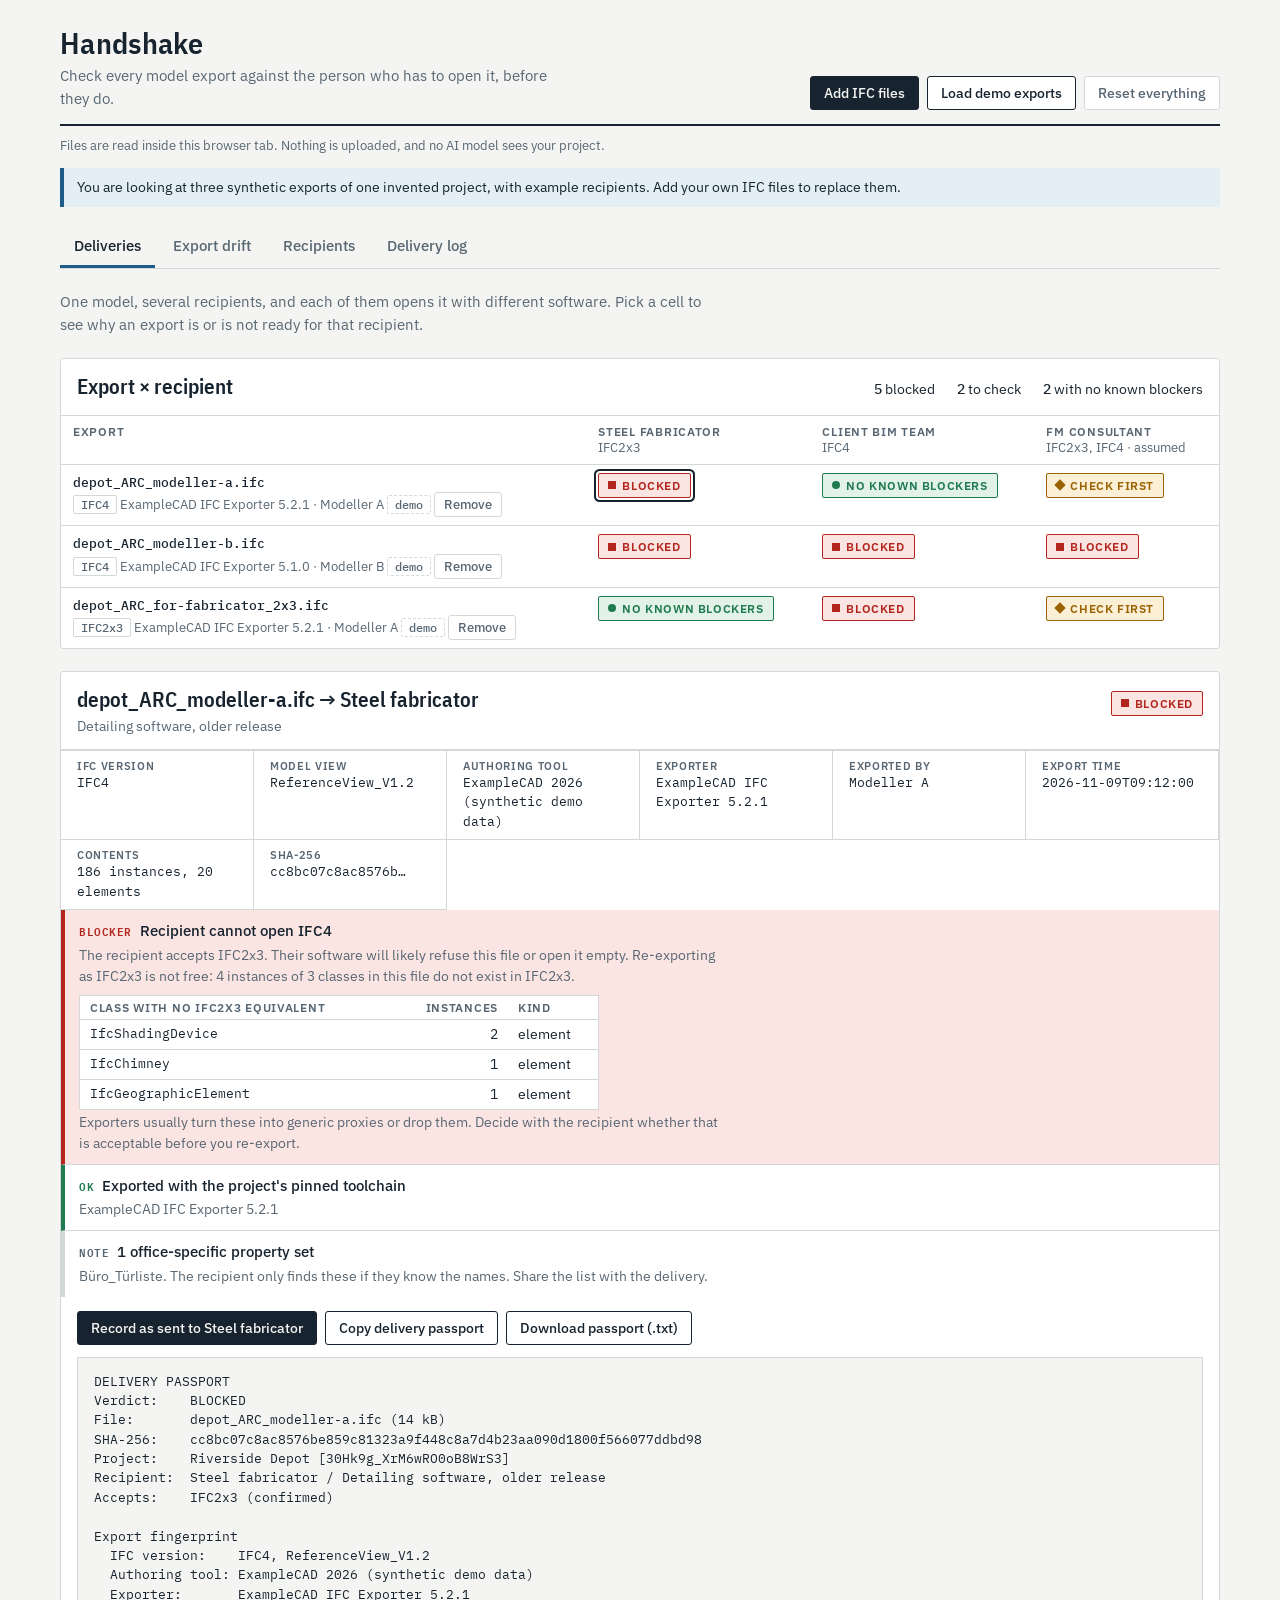
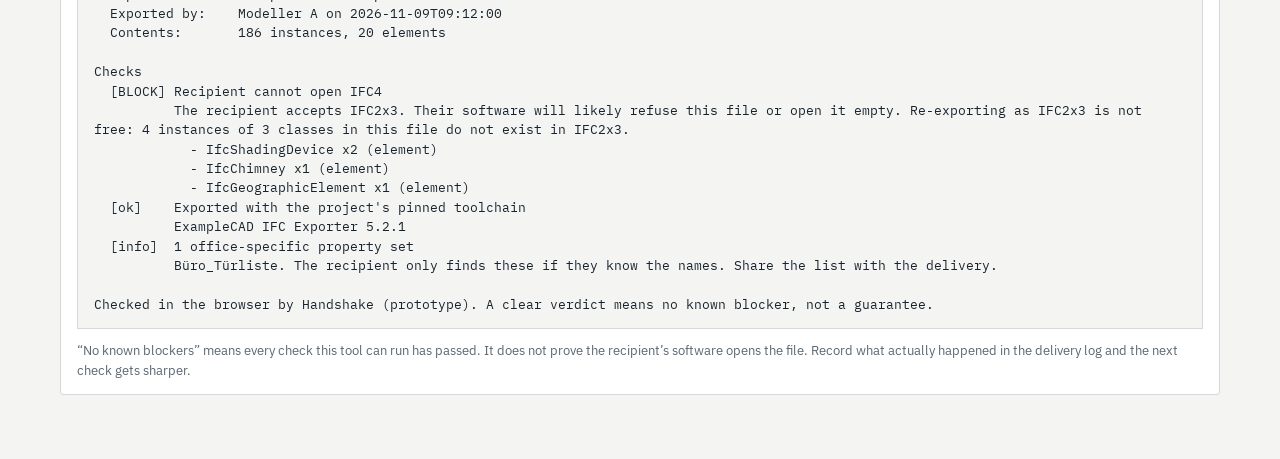
<file: handshake/index.html>
<!DOCTYPE html>
<html lang="en">
<head>
<meta charset="utf-8">
<meta name="viewport" content="width=device-width, initial-scale=1">
<title>Handshake Delivery Preflight</title>
<link rel="preconnect" href="https://fonts.googleapis.com">
<link rel="preconnect" href="https://fonts.gstatic.com" crossorigin>
<link href="https://fonts.googleapis.com/css2?family=IBM+Plex+Mono:wght@400;500&family=IBM+Plex+Sans+Condensed:wght@500;600&family=IBM+Plex+Sans:wght@400;500;600&display=swap" rel="stylesheet">
<link rel="stylesheet" href="styles.css">
</head>
<body>
<header class="masthead">
  <div class="brand">
    <h1>Handshake</h1>
    <p>Check every model export against the person who has to open it, before they do.</p>
  </div>
  <div class="actions">
    <label class="btn primary" for="file-input">Add IFC files</label>
    <input id="file-input" type="file" accept=".ifc" multiple class="visually-hidden">
    <button class="btn" id="demo-btn" type="button">Load demo exports</button>
    <button class="btn quiet" id="reset-btn" type="button">Reset everything</button>
  </div>
</header>

<p class="privacy" id="privacy">Files are read inside this browser tab. Nothing is uploaded, and no AI model sees your project.</p>
<div id="banner" class="banner" hidden></div>

<nav class="tabs" aria-label="Views">
  <a href="#deliveries" data-view="deliveries">Deliveries</a>
  <a href="#drift" data-view="drift">Export drift</a>
  <a href="#recipients" data-view="recipients">Recipients</a>
  <a href="#log" data-view="log">Delivery log</a>
</nav>

<main id="view" class="view"></main>

<div id="drop-veil" class="drop-veil" hidden><span>Drop IFC files to check them</span></div>
<div id="toast" class="toast" role="status" aria-live="polite" hidden></div>

<script src="schema-data.js"></script>
<script src="samples.js"></script>
<script src="ifc-lite.js"></script>
<script src="checks.js"></script>
<script src="app.js"></script>
</body>
</html>
</file>
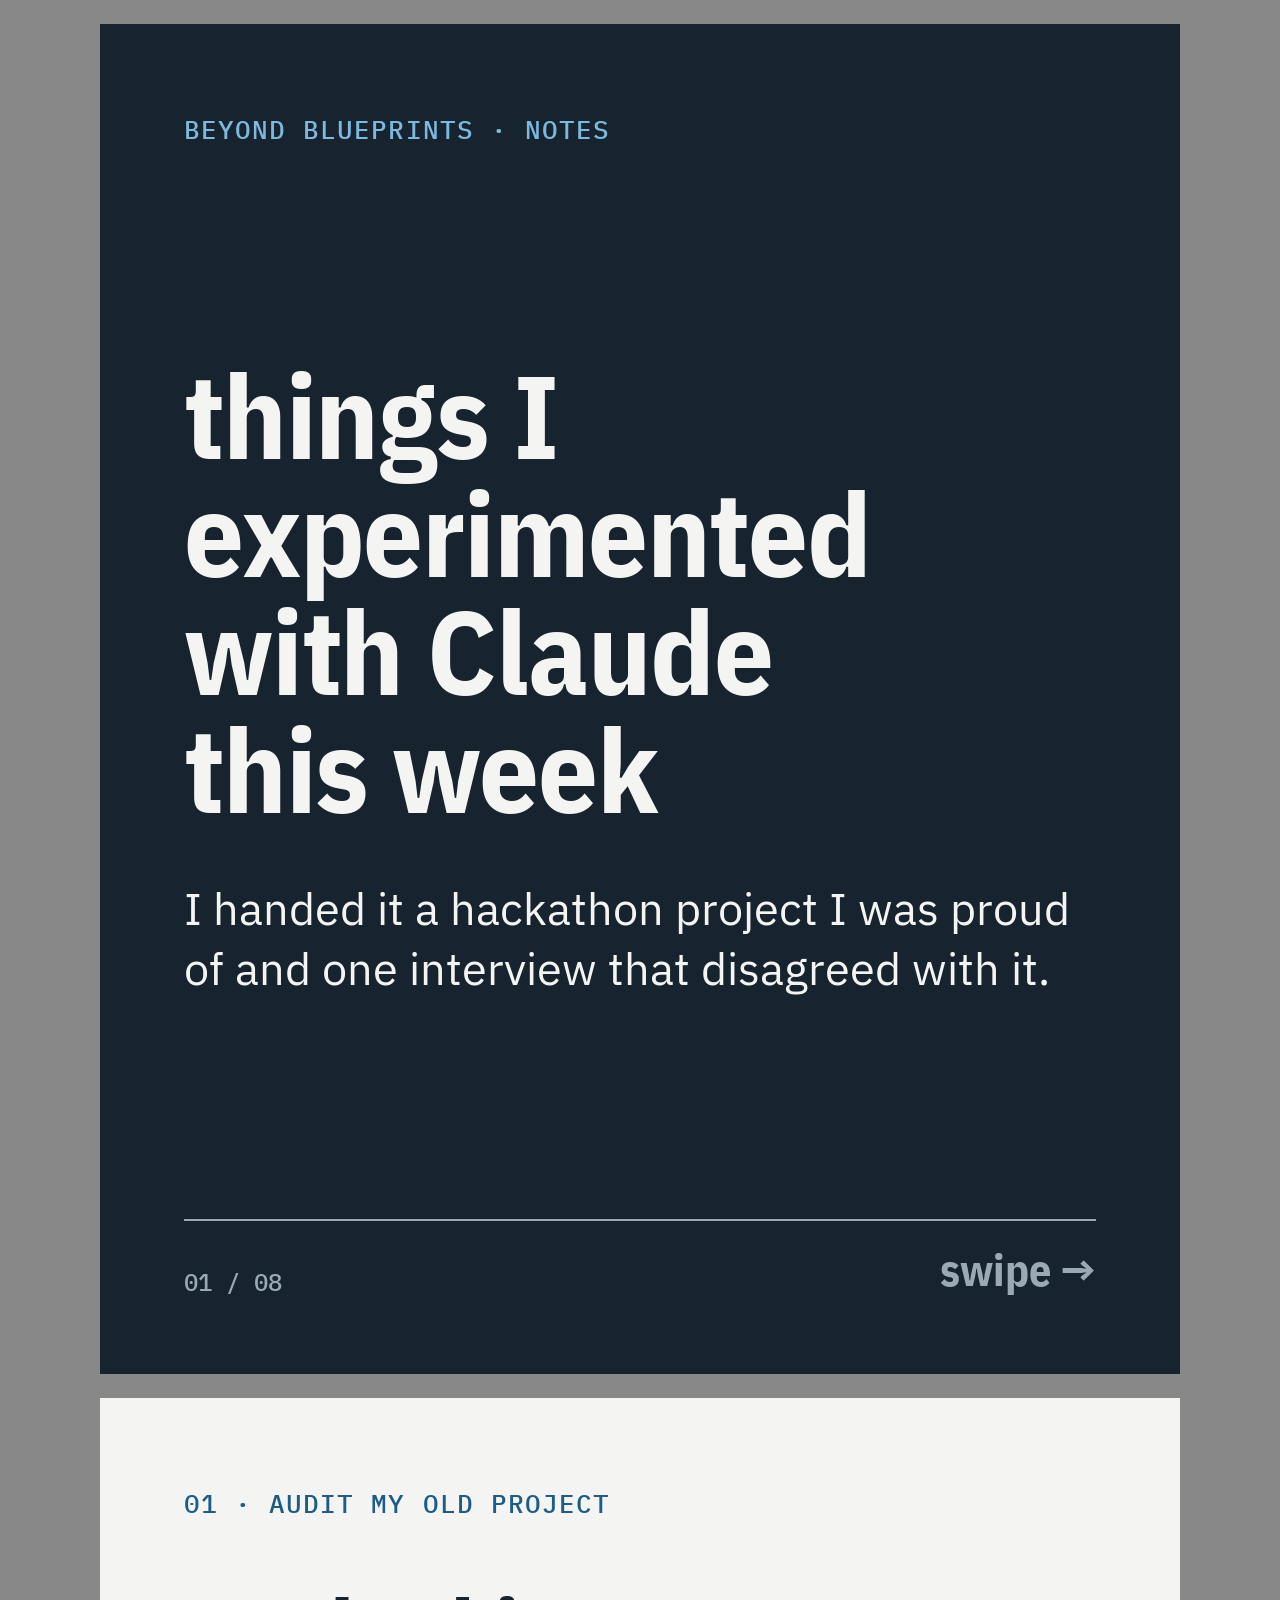
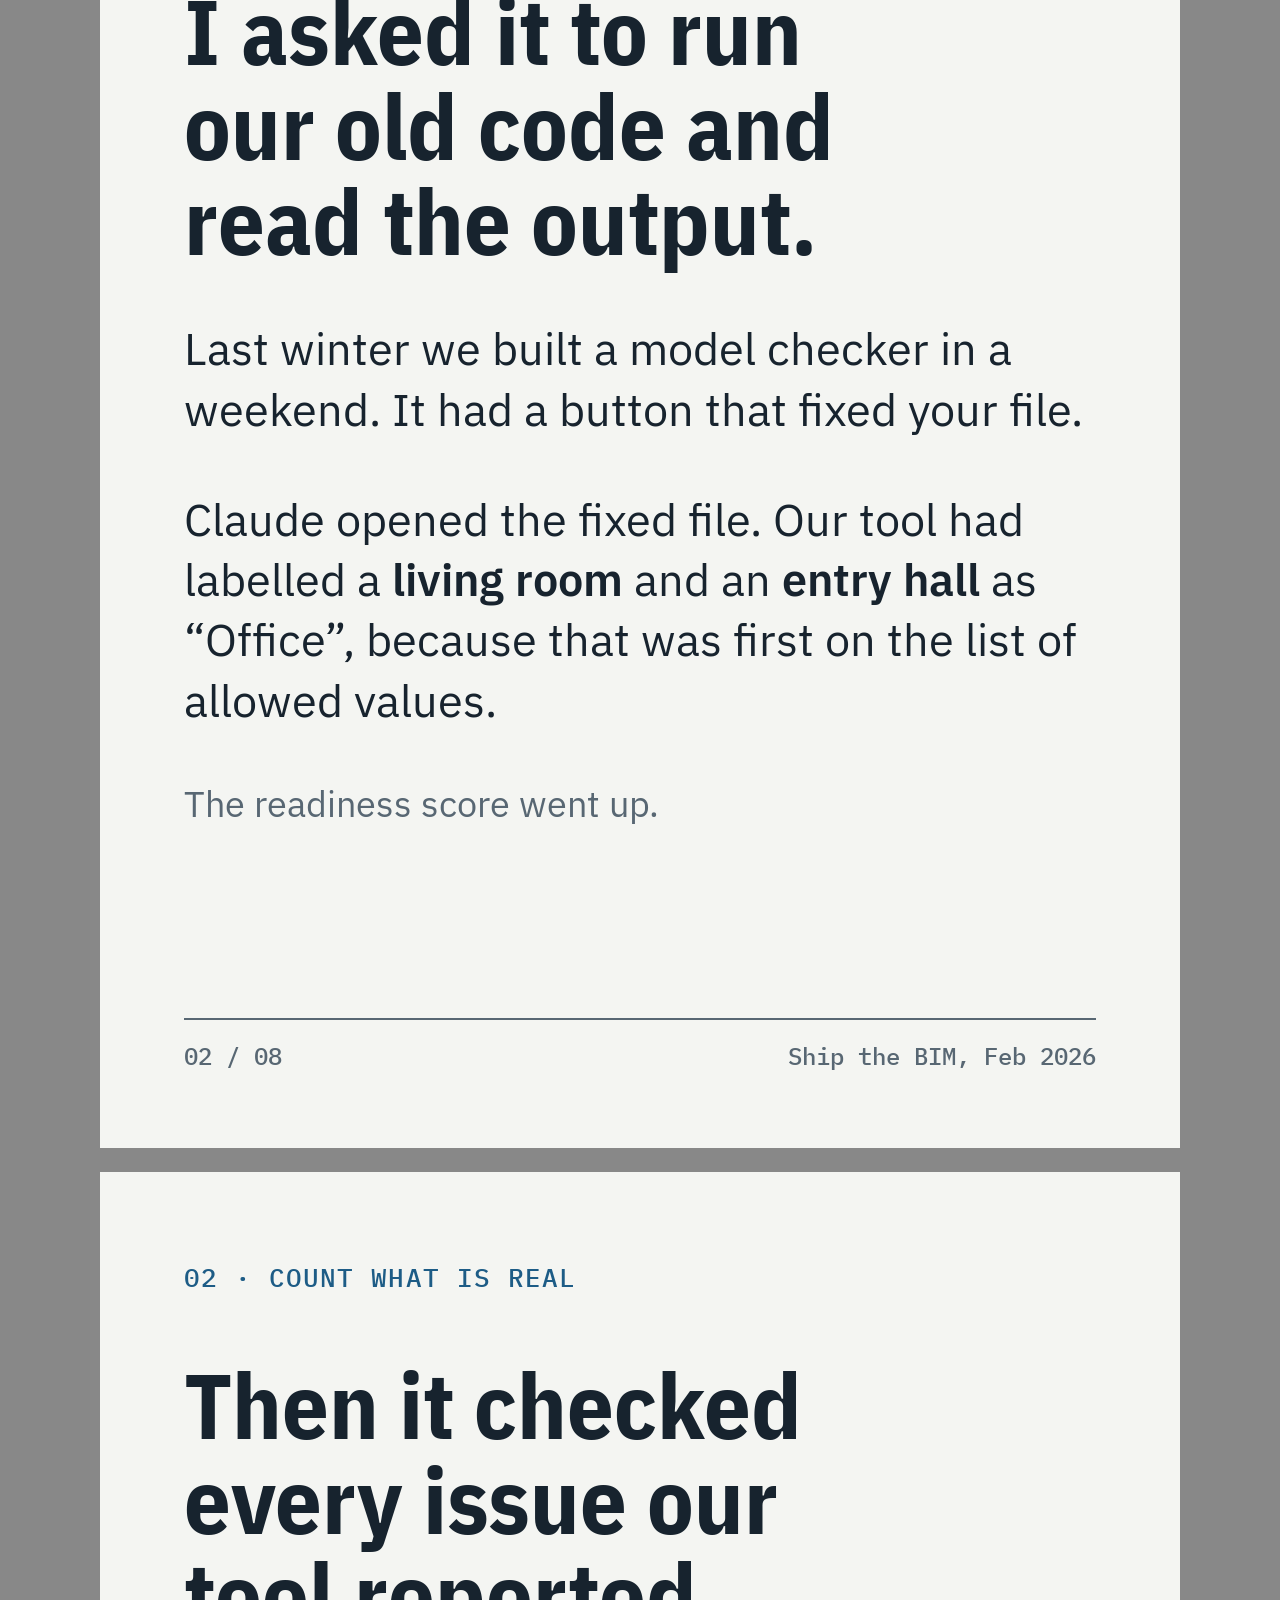
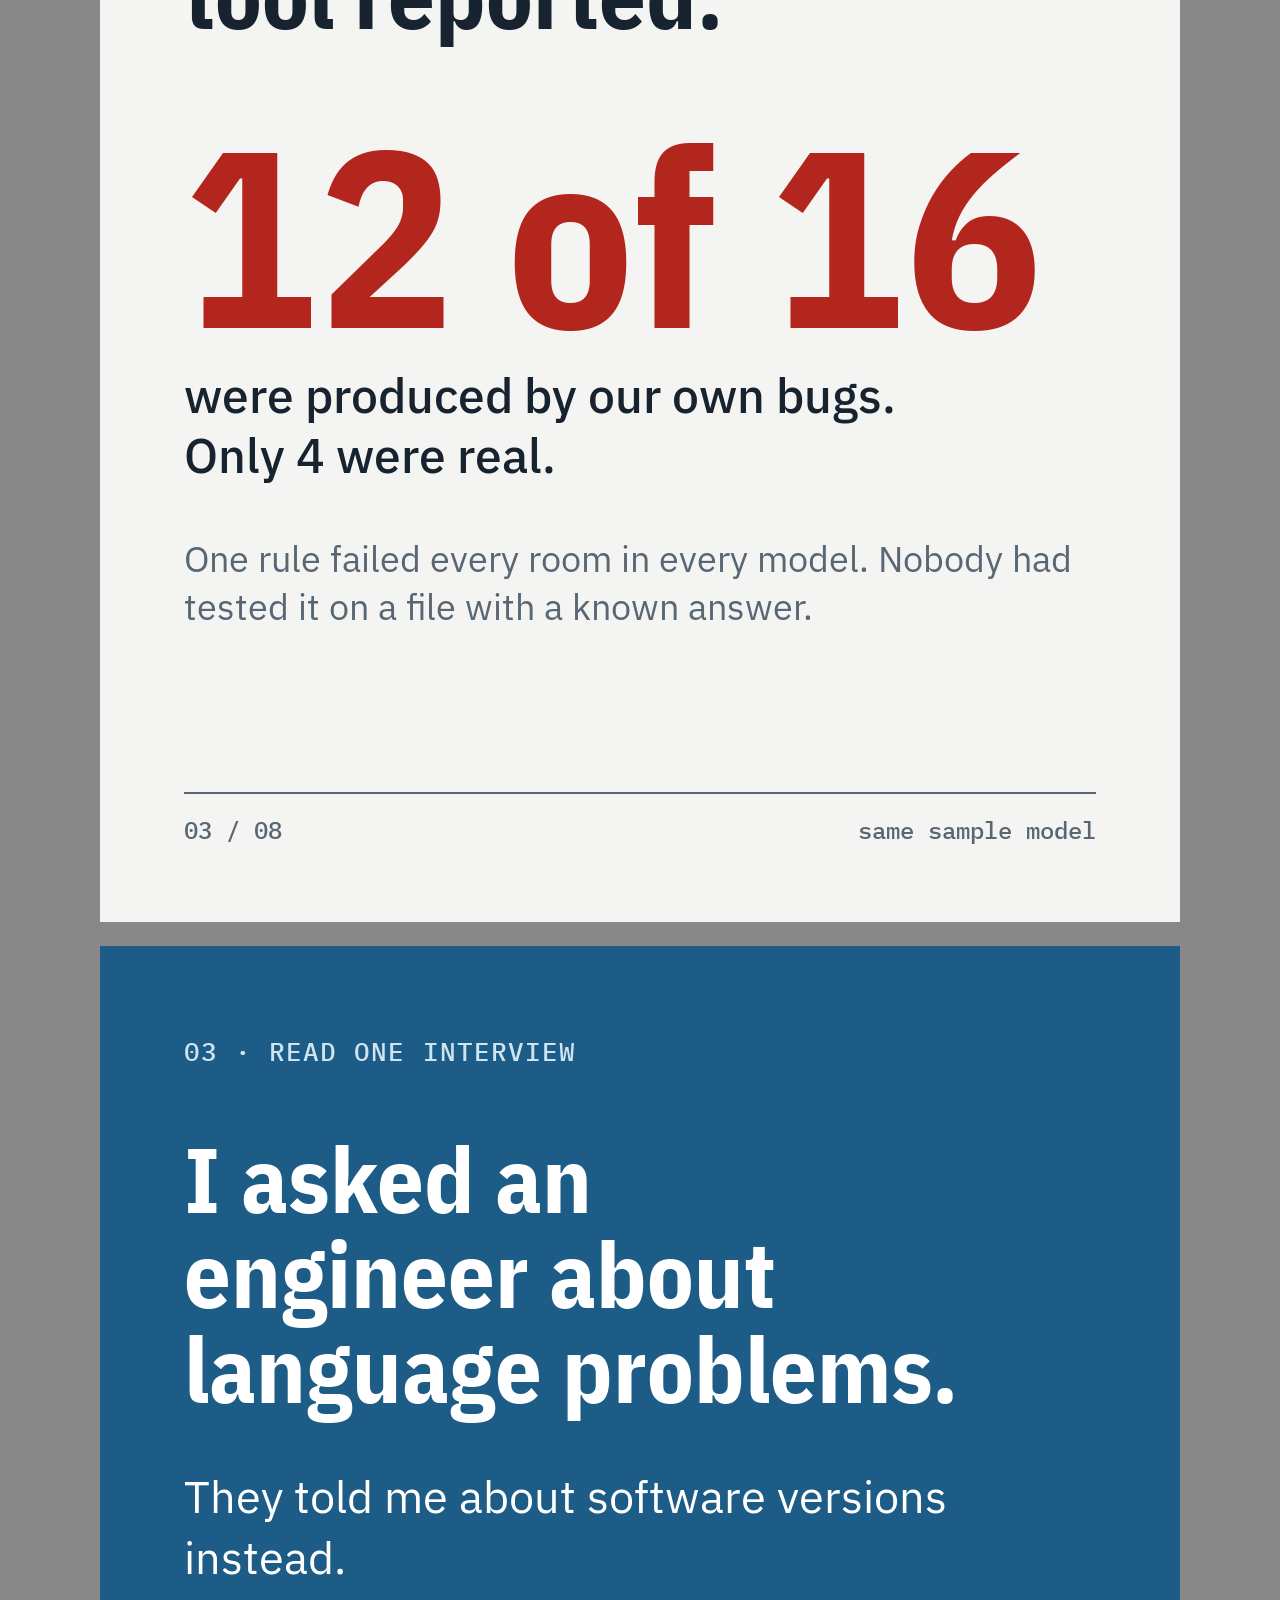
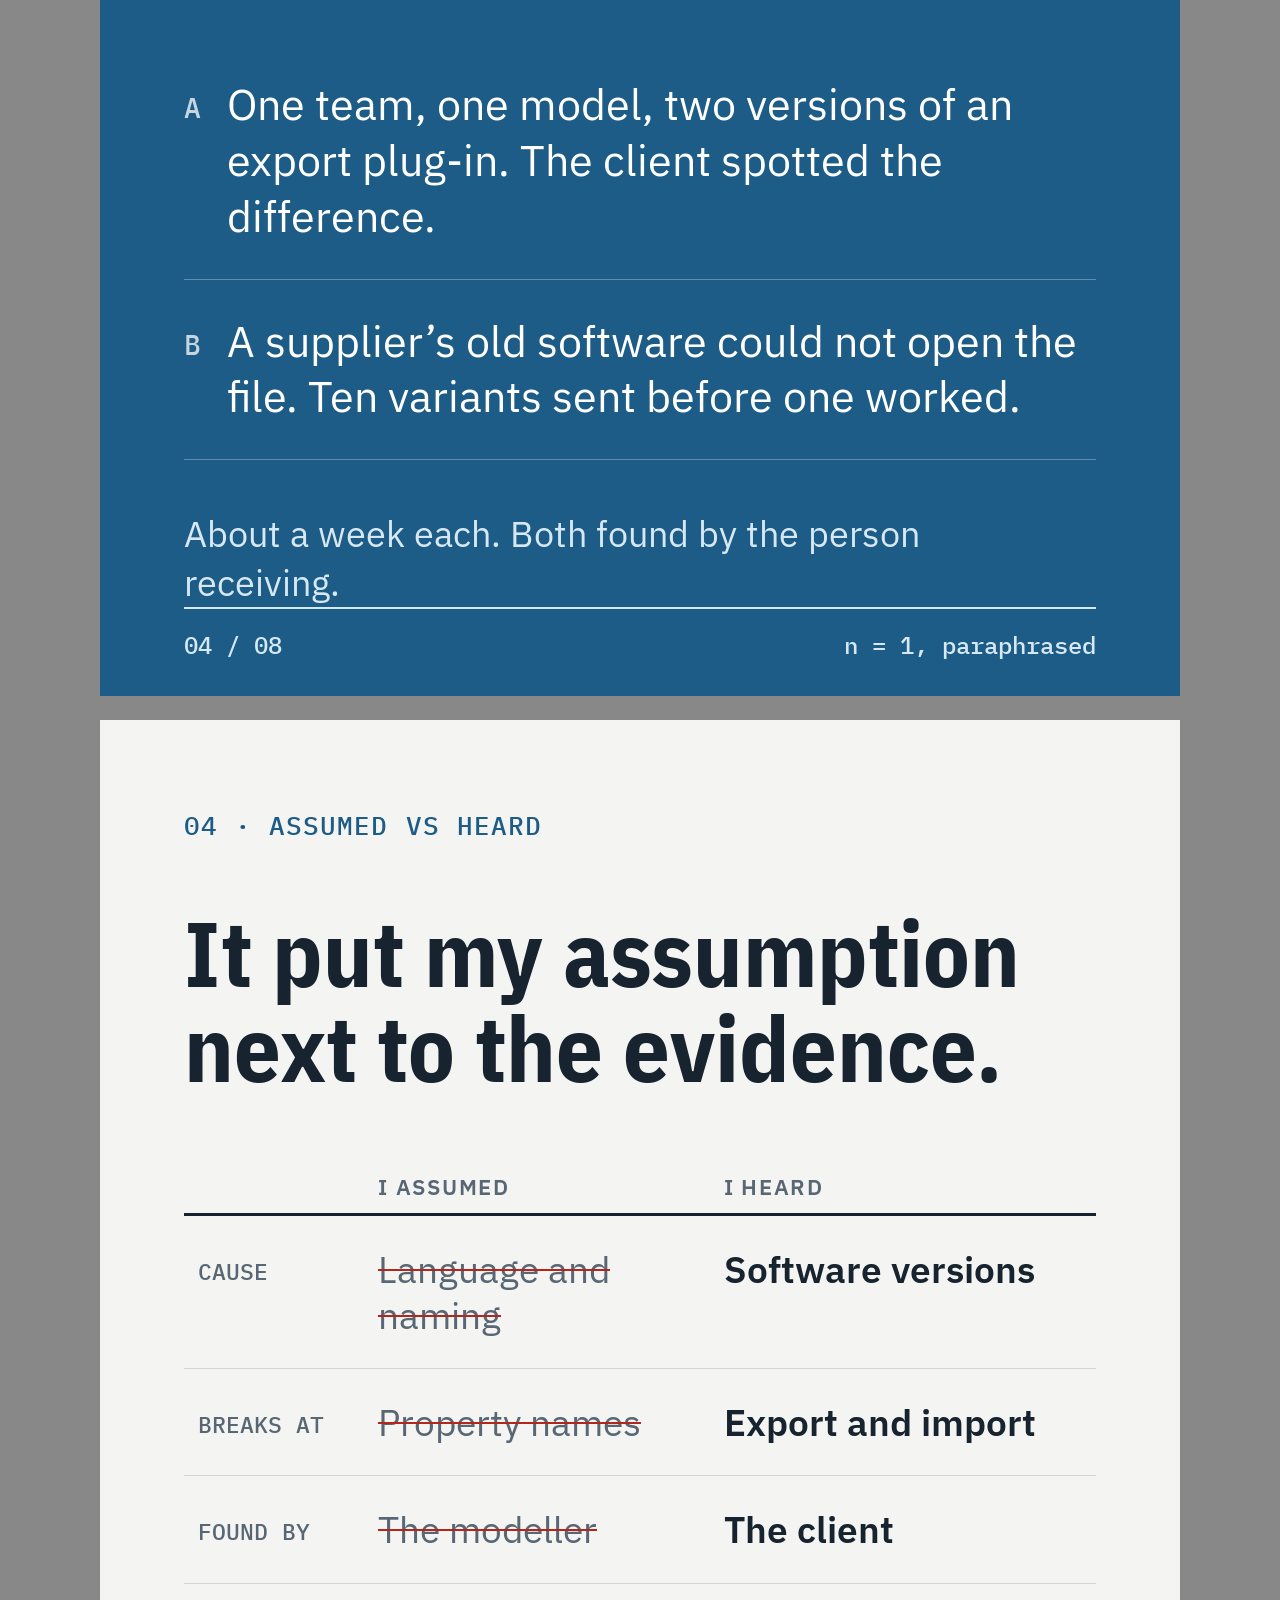
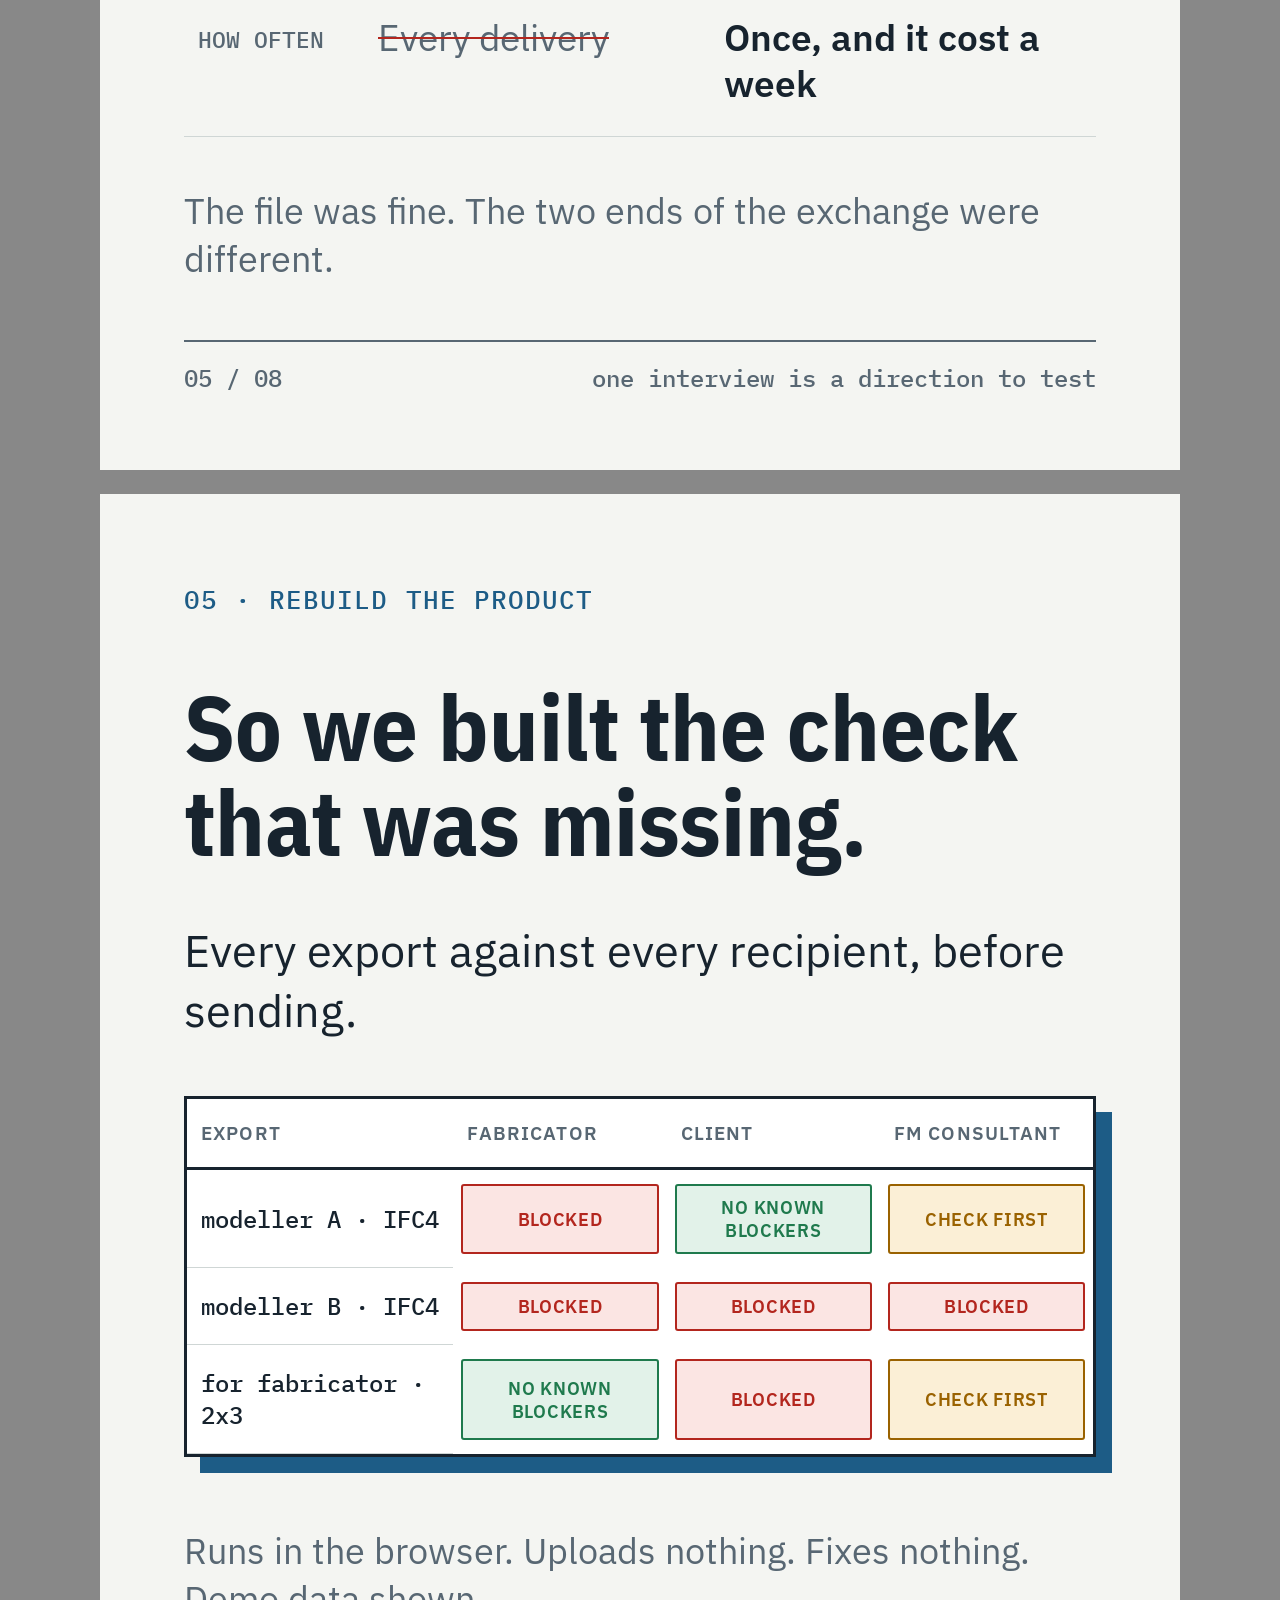
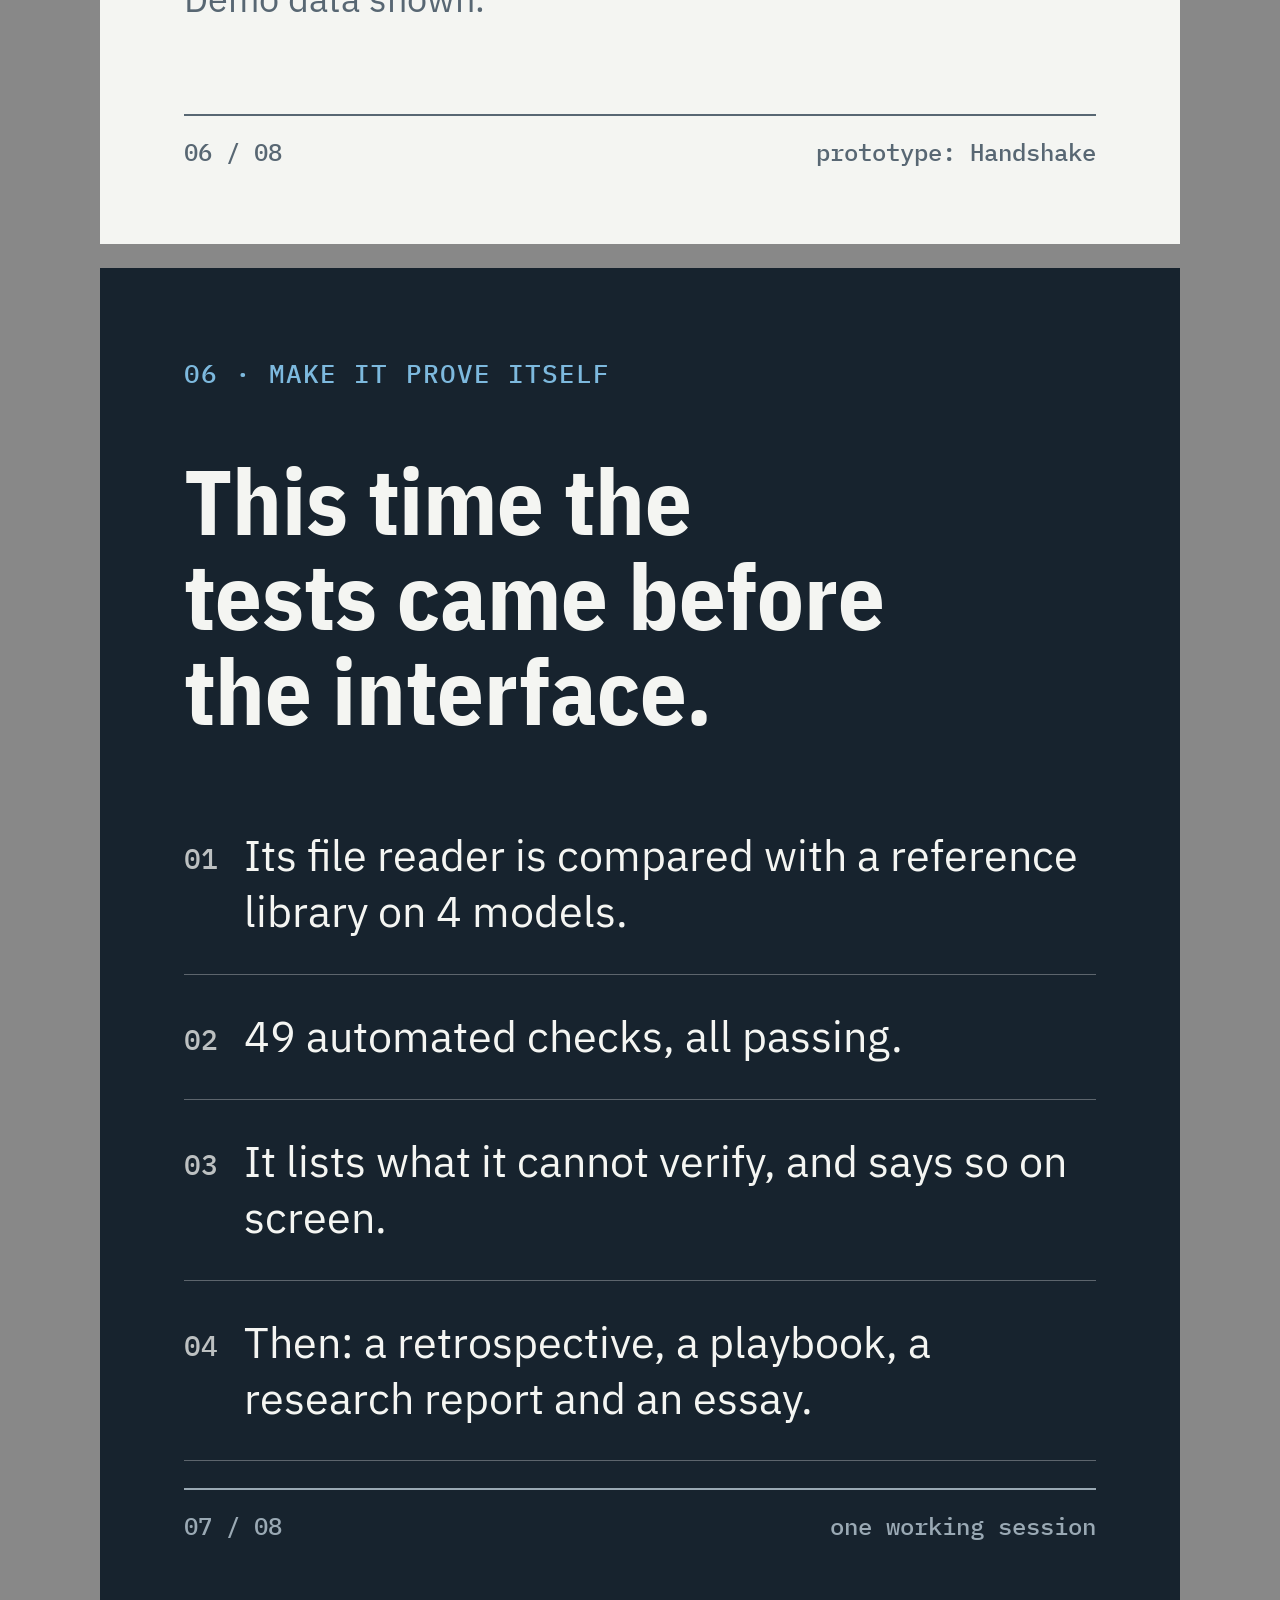
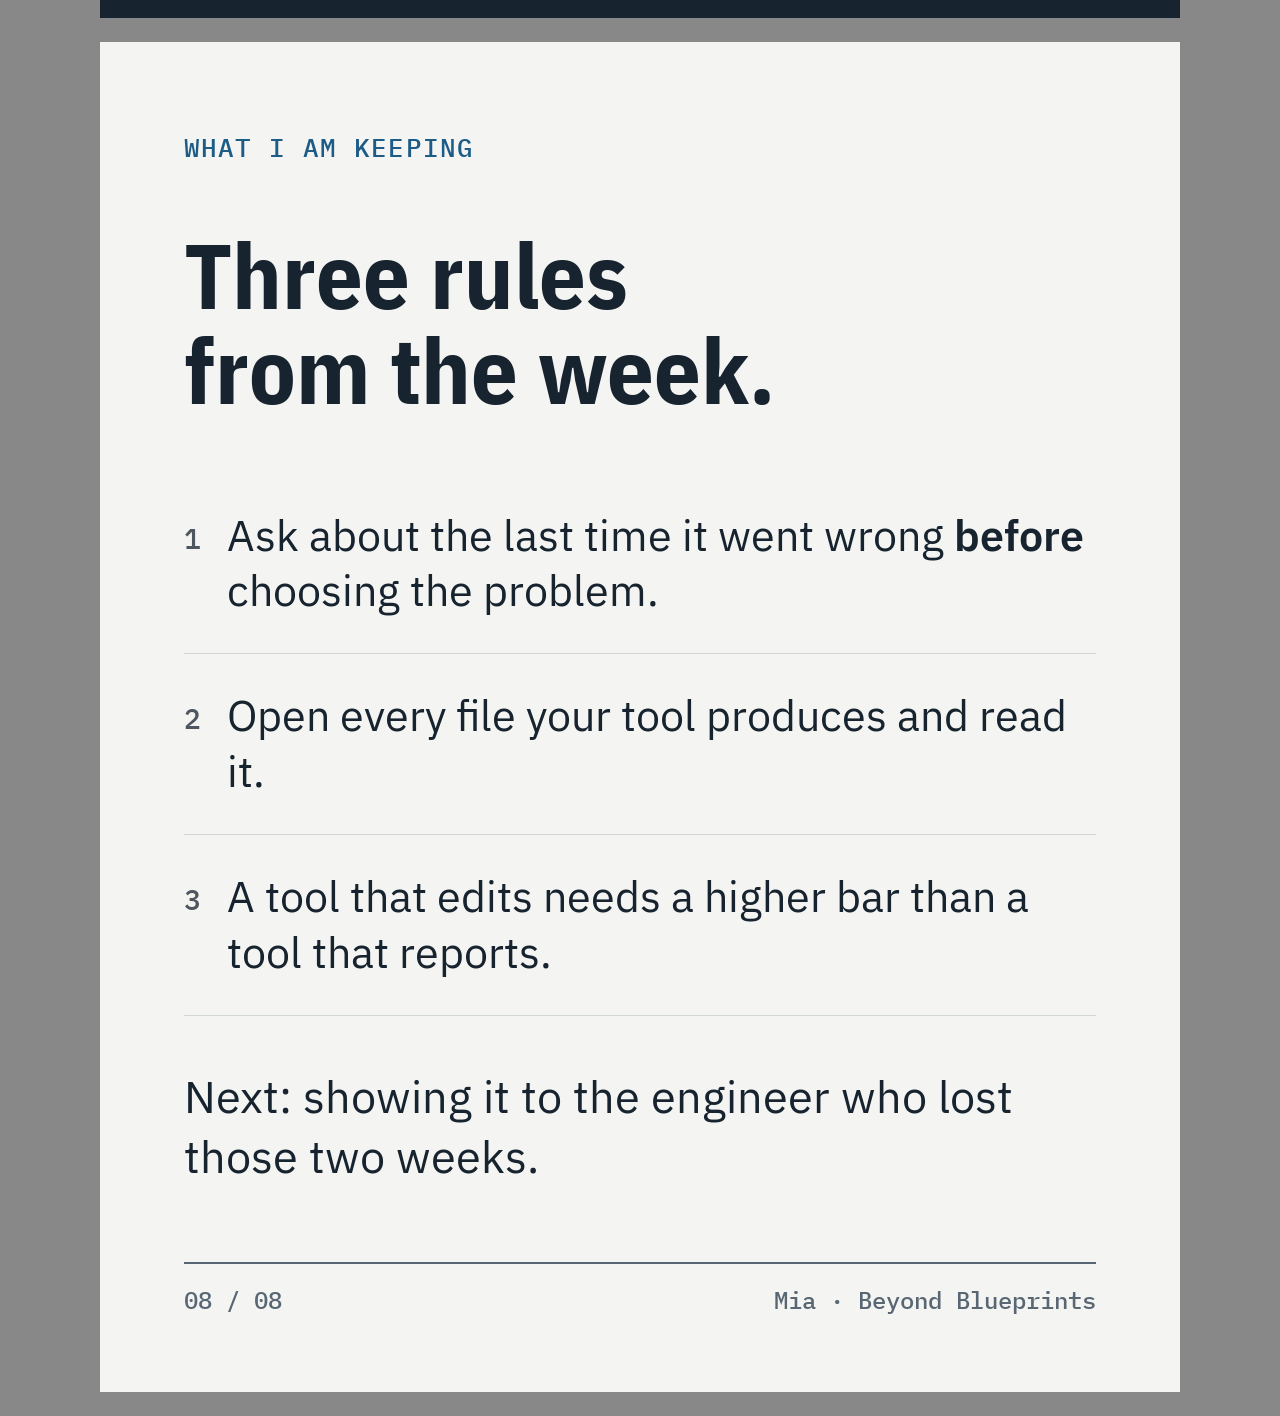
<file: carousel/slides.html>
<!DOCTYPE html>
<html lang="en"><head><meta charset="utf-8"><title>Things I experimented with Claude this week</title>
<link href="https://fonts.googleapis.com/css2?family=IBM+Plex+Mono:wght@400;500&family=IBM+Plex+Sans+Condensed:wght@600;700&family=IBM+Plex+Sans:wght@400;500;600&display=swap" rel="stylesheet">
<style>
:root{--paper:#f4f5f2;--ink:#17232e;--soft:#586773;--rule:#cfd6d5;--blue:#1d5c86;--wash:#e3eef5;--red:#b3261e;--redwash:#fbe5e3;--green:#1f7a4d;--greenwash:#e2f2e9;--amber:#9a6200;--amberwash:#fbefd6}
*{box-sizing:border-box;margin:0}
body{background:#888;font-family:"IBM Plex Sans",sans-serif;color:var(--ink);display:flex;flex-direction:column;gap:24px;padding:24px;align-items:center}
.slide{width:1080px;height:1350px;background:var(--paper);padding:88px 84px 76px;display:flex;flex-direction:column;position:relative;overflow:hidden}
.slide.dark{background:var(--ink);color:var(--paper)}
.slide.blue{background:var(--blue);color:#fff}
.no{font:500 26px "IBM Plex Mono",monospace;letter-spacing:.04em;color:var(--blue)}
.dark .no{color:#7db9de}.blue .no{color:#cfe4f1}
h1{font:700 118px/1.0 "IBM Plex Sans Condensed",sans-serif;letter-spacing:-.01em;text-wrap:balance}
h2{font:700 92px/1.03 "IBM Plex Sans Condensed",sans-serif;margin-top:64px;text-wrap:balance}
p{font-size:45px;line-height:1.34;margin-top:50px;max-width:900px}
p.small{font-size:36px;color:var(--soft)}
.dark p.small{color:#9aa9b4}.blue p.small{color:#d6e8f3}
b{font-weight:600}
.foot{margin-top:auto;display:flex;justify-content:space-between;align-items:flex-end;font:500 24px "IBM Plex Mono",monospace;color:var(--soft);border-top:2px solid currentColor;padding-top:20px}
.dark .foot{color:#9aa9b4}.blue .foot{color:#d6e8f3}
.stamp{display:inline-flex;align-items:center;gap:12px;font:600 26px "IBM Plex Sans";text-transform:uppercase;letter-spacing:.06em;padding:8px 18px;border:3px solid;border-radius:3px}
.stamp::before{content:"";width:16px;height:16px;background:currentColor}
.stamp.red{color:var(--red);background:var(--redwash)}.stamp.green{color:var(--green);background:var(--greenwash)}.stamp.green::before{border-radius:50%}
.big{font:700 250px/0.9 "IBM Plex Sans Condensed";color:var(--red);margin-top:80px}
.big small{font:500 48px "IBM Plex Sans";color:var(--ink);display:block;margin-top:18px;line-height:1.25}
table{border-collapse:collapse;width:100%;margin-top:64px;font-size:37px}
th{font:600 22px "IBM Plex Sans";text-transform:uppercase;letter-spacing:.08em;text-align:left;color:var(--soft);padding:12px 14px;border-bottom:3px solid var(--ink)}
td{padding:30px 14px;border-bottom:1.5px solid var(--rule);vertical-align:top;line-height:1.25}
td:first-child{font:500 23px "IBM Plex Mono";color:var(--soft);text-transform:uppercase;width:180px;padding-top:40px}
td.was{color:var(--soft);text-decoration:line-through;text-decoration-color:var(--red);text-decoration-thickness:2px}
td.is{font-weight:600}
.shot{margin-top:36px;border:2px solid var(--ink);background:#fff;box-shadow:14px 14px 0 var(--blue)}
.shot img{display:block;width:100%}
ul{list-style:none;padding:0;margin-top:56px;display:flex;flex-direction:column;gap:0}
li{font-size:43px;line-height:1.3;padding:34px 0;border-bottom:1.5px solid rgba(255,255,255,.3);display:flex;gap:26px}
li span{font:500 28px "IBM Plex Mono";padding-top:12px;opacity:.75}
.light li{border-color:var(--rule)}
.grid{margin-top:56px;border:3px solid var(--ink);background:#fff;box-shadow:16px 16px 0 var(--blue);display:grid;grid-template-columns:1.25fr 1fr 1fr 1fr}
.grid div{padding:22px 14px;border-bottom:1.5px solid var(--rule);font:500 24px "IBM Plex Mono";display:flex;align-items:center}
.grid .h{font:600 19px "IBM Plex Sans";text-transform:uppercase;letter-spacing:.06em;color:var(--soft);border-bottom:3px solid var(--ink)}
.grid .v{font:600 18px "IBM Plex Sans";text-transform:uppercase;letter-spacing:.04em;justify-content:center;margin:14px 8px;padding:10px 4px;border:2.5px solid;border-radius:3px;text-align:center}
.v.r{color:var(--red);background:var(--redwash)}.v.g{color:var(--green);background:var(--greenwash)}.v.a{color:var(--amber);background:var(--amberwash)}
.arrow{font:700 44px "IBM Plex Sans Condensed"}
</style></head><body>

<section class="slide dark" id="s1">
  <div class="no">BEYOND BLUEPRINTS · NOTES</div>
  <h1 style="margin-top:210px">things I experimented with Claude this week</h1>
  <p>I handed it a hackathon project I was proud of and one interview that disagreed with it.</p>
  <div class="foot"><span>01 / 08</span><span class="arrow">swipe →</span></div>
</section>

<section class="slide" id="s2">
  <div class="no">01 · AUDIT MY OLD PROJECT</div>
  <h2>I asked it to run our old code and read the output.</h2>
  <p>Last winter we built a model checker in a weekend. It had a button that fixed your file.</p>
  <p>Claude opened the fixed file. Our tool had labelled a <b>living room</b> and an <b>entry hall</b> as “Office”, because that was first on the list of allowed values.</p>
  <p class="small">The readiness score went up.</p>
  <div class="foot"><span>02 / 08</span><span>Ship the BIM, Feb 2026</span></div>
</section>

<section class="slide" id="s3">
  <div class="no">02 · COUNT WHAT IS REAL</div>
  <h2>Then it checked every issue our tool reported.</h2>
  <div class="big">12 of 16<small>were produced by our own bugs.<br>Only 4 were real.</small></div>
  <p class="small">One rule failed every room in every model. Nobody had tested it on a file with a known answer.</p>
  <div class="foot"><span>03 / 08</span><span>same sample model</span></div>
</section>

<section class="slide blue" id="s4">
  <div class="no">03 · READ ONE INTERVIEW</div>
  <h2>I asked an engineer about language problems.</h2>
  <p>They told me about software versions instead.</p>
  <ul>
    <li><span>A</span><div>One team, one model, two versions of an export plug-in. The client spotted the difference.</div></li>
    <li><span>B</span><div>A supplier’s old software could not open the file. Ten variants sent before one worked.</div></li>
  </ul>
  <p class="small">About a week each. Both found by the person receiving.</p>
  <div class="foot"><span>04 / 08</span><span>n = 1, paraphrased</span></div>
</section>

<section class="slide" id="s5">
  <div class="no">04 · ASSUMED VS HEARD</div>
  <h2>It put my assumption next to the evidence.</h2>
  <table>
    <tr><th></th><th>I assumed</th><th>I heard</th></tr>
    <tr><td>Cause</td><td class="was">Language and naming</td><td class="is">Software versions</td></tr>
    <tr><td>Breaks at</td><td class="was">Property names</td><td class="is">Export and import</td></tr>
    <tr><td>Found by</td><td class="was">The modeller</td><td class="is">The client</td></tr>
    <tr><td>How often</td><td class="was">Every delivery</td><td class="is">Once, and it cost a week</td></tr>
  </table>
  <p class="small">The file was fine. The two ends of the exchange were different.</p>
  <div class="foot"><span>05 / 08</span><span>one interview is a direction to test</span></div>
</section>

<section class="slide" id="s6">
  <div class="no">05 · REBUILD THE PRODUCT</div>
  <h2>So we built the check that was missing.</h2>
  <p>Every export against every recipient, before sending.</p>
  <div class="grid">
    <div class="h">Export</div><div class="h">Fabricator</div><div class="h">Client</div><div class="h">FM consultant</div>
    <div>modeller A · IFC4</div><div class="v r">Blocked</div><div class="v g">No known blockers</div><div class="v a">Check first</div>
    <div>modeller B · IFC4</div><div class="v r">Blocked</div><div class="v r">Blocked</div><div class="v r">Blocked</div>
    <div>for fabricator · 2x3</div><div class="v g">No known blockers</div><div class="v r">Blocked</div><div class="v a">Check first</div>
  </div>
  <p class="small" style="margin-top:70px">Runs in the browser. Uploads nothing. Fixes nothing. Demo data shown.</p>
  <div class="foot"><span>06 / 08</span><span>prototype: Handshake</span></div>
</section>

<section class="slide dark" id="s7">
  <div class="no">06 · MAKE IT PROVE ITSELF</div>
  <h2>This time the tests came before the interface.</h2>
  <ul>
    <li><span>01</span><div>Its file reader is compared with a reference library on 4 models.</div></li>
    <li><span>02</span><div>49 automated checks, all passing.</div></li>
    <li><span>03</span><div>It lists what it cannot verify, and says so on screen.</div></li>
    <li><span>04</span><div>Then: a retrospective, a playbook, a research report and an essay.</div></li>
  </ul>
  <div class="foot"><span>07 / 08</span><span>one working session</span></div>
</section>

<section class="slide light" id="s8">
  <div class="no">WHAT I AM KEEPING</div>
  <h2>Three rules from the week.</h2>
  <ul class="light">
    <li><span>1</span><div>Ask about the last time it went wrong <b>before</b> choosing the problem.</div></li>
    <li><span>2</span><div>Open every file your tool produces and read it.</div></li>
    <li><span>3</span><div>A tool that edits needs a higher bar than a tool that reports.</div></li>
  </ul>
  <p>Next: showing it to the engineer who lost those two weeks.</p>
  <div class="foot"><span>08 / 08</span><span>Mia · Beyond Blueprints</span></div>
</section>
</body></html>
</file>
<file: handshake/styles.css>
/* Layout idea: a drawing transmittal sheet. Ruled tables, a title block on top,
   stamps for verdicts. Dense, scannable, no decoration that carries no meaning. */
:root {
  --paper: #f4f5f2;
  --sheet: #ffffff;
  --ink: #17232e;
  --ink-soft: #586773;
  --rule: #d3d9d8;
  --accent: #1d5c86;          /* cyanotype blue */
  --accent-wash: #e3eef5;
  --clear: #1f7a4d;
  --clear-wash: #e2f2e9;
  --check: #9a6200;
  --check-wash: #fbefd6;
  --block: #b3261e;
  --block-wash: #fbe5e3;
  --info: #586773;
  --font-display: "IBM Plex Sans Condensed", "Arial Narrow", sans-serif;
  --font-body: "IBM Plex Sans", "Segoe UI", Helvetica, Arial, sans-serif;
  --font-mono: "IBM Plex Mono", ui-monospace, Menlo, Consolas, monospace;
}
@media (prefers-color-scheme: dark) {
  :root:not([data-theme="light"]) {
    color-scheme: dark;
    --paper: #10181f; --sheet: #17222b; --ink: #e6ecef; --ink-soft: #9aa9b4; --rule: #2c3a45;
    --accent: #7db9de; --accent-wash: #1c3445;
    --clear: #6fcf9b; --clear-wash: #173326; --check: #e7b458; --check-wash: #3a2d12;
    --block: #f08a83; --block-wash: #401c1a; --info: #9aa9b4;
  }
}
:root[data-theme="dark"] {
  color-scheme: dark;
  --paper: #10181f; --sheet: #17222b; --ink: #e6ecef; --ink-soft: #9aa9b4; --rule: #2c3a45;
  --accent: #7db9de; --accent-wash: #1c3445;
  --clear: #6fcf9b; --clear-wash: #173326; --check: #e7b458; --check-wash: #3a2d12;
  --block: #f08a83; --block-wash: #401c1a; --info: #9aa9b4;
}

* { box-sizing: border-box; }
html, body { margin: 0; }
body {
  background: var(--paper); color: var(--ink);
  font: 15px/1.5 var(--font-body);
  padding: 20px clamp(16px, 4vw, 40px) 64px;
  max-width: 1240px; margin: 0 auto;
}
h1, h2, h3 { font-family: var(--font-display); font-weight: 600; margin: 0; text-wrap: balance; }
h1 { font-size: 30px; letter-spacing: .01em; }
h2 { font-size: 21px; }
h3 { font-size: 16px; }
p { margin: 0; }
code, .mono { font-family: var(--font-mono); font-size: 13px; }
a { color: var(--accent); }
.visually-hidden { position: absolute; width: 1px; height: 1px; overflow: hidden; clip-path: inset(50%); }

.masthead { display: flex; flex-wrap: wrap; gap: 16px 32px; align-items: flex-end; justify-content: space-between; border-bottom: 2px solid var(--ink); padding-bottom: 14px; }
.brand p { color: var(--ink-soft); max-width: 56ch; }
.actions { display: flex; flex-wrap: wrap; gap: 8px; }

.btn {
  font: 500 14px var(--font-body); color: var(--ink); background: var(--sheet);
  border: 1px solid var(--ink); border-radius: 3px; padding: 7px 13px; cursor: pointer; text-decoration: none; display: inline-block;
}
.btn:hover { background: var(--accent-wash); }
.btn.primary { background: var(--ink); color: var(--paper); }
.btn.primary:hover { background: var(--accent); border-color: var(--accent); color: var(--sheet); }
.btn.quiet { border-color: var(--rule); color: var(--ink-soft); }
.btn.small { padding: 3px 9px; font-size: 13px; }
.btn:focus-visible, a:focus-visible, input:focus-visible, select:focus-visible, textarea:focus-visible, .cell:focus-visible, label.btn:focus-within { outline: 2px solid var(--accent); outline-offset: 2px; }

.privacy { color: var(--ink-soft); font-size: 13px; margin-top: 10px; }
.banner { margin-top: 12px; padding: 9px 13px; background: var(--accent-wash); border-left: 4px solid var(--accent); font-size: 14px; }

.tabs { display: flex; gap: 4px; margin-top: 20px; border-bottom: 1px solid var(--rule); overflow-x: auto; }
.tabs a { padding: 8px 14px; text-decoration: none; color: var(--ink-soft); font-weight: 500; border-bottom: 3px solid transparent; white-space: nowrap; }
.tabs a[aria-current="page"] { color: var(--ink); border-bottom-color: var(--accent); }
.tabs .count { font-family: var(--font-mono); font-size: 12px; margin-left: 5px; color: var(--block); }

.view { display: flex; flex-direction: column; gap: 22px; margin-top: 22px; }
.lede { color: var(--ink-soft); max-width: 72ch; }
.sheet { background: var(--sheet); border: 1px solid var(--rule); border-radius: 3px; }
.sheet > header { padding: 12px 16px; border-bottom: 1px solid var(--rule); display: flex; flex-wrap: wrap; gap: 8px 16px; align-items: baseline; justify-content: space-between; }
.sheet > header p { color: var(--ink-soft); font-size: 14px; }
.sheet .body { padding: 14px 16px; display: flex; flex-direction: column; gap: 12px; }
.scroll { overflow-x: auto; }

table { border-collapse: collapse; width: 100%; font-size: 14px; }
th, td { text-align: left; padding: 8px 12px; border-bottom: 1px solid var(--rule); vertical-align: top; }
th { font: 600 12px var(--font-body); text-transform: uppercase; letter-spacing: .06em; color: var(--ink-soft); white-space: nowrap; }
tr:last-child td { border-bottom: 0; }
td.num, th.num { text-align: right; font-variant-numeric: tabular-nums; }
.file-name { font-family: var(--font-mono); font-size: 13px; font-weight: 500; overflow-wrap: anywhere; }
.sub { color: var(--ink-soft); font-size: 13px; }

.chip { display: inline-block; font: 500 12px var(--font-mono); padding: 1px 7px; border: 1px solid var(--rule); border-radius: 2px; white-space: nowrap; }
.chip.demo { border-style: dashed; color: var(--ink-soft); }

/* Verdict stamps */
.stamp { display: inline-flex; align-items: center; gap: 6px; font: 600 12px var(--font-body); text-transform: uppercase; letter-spacing: .05em; padding: 4px 9px; border-radius: 2px; border: 1.5px solid; white-space: nowrap; }
.stamp::before { content: ""; width: 8px; height: 8px; border-radius: 50%; background: currentColor; }
.stamp.blocked { color: var(--block); background: var(--block-wash); }
.stamp.blocked::before { border-radius: 0; }
.stamp.check { color: var(--check); background: var(--check-wash); }
.stamp.check::before { border-radius: 0; transform: rotate(45deg); }
.stamp.clear { color: var(--clear); background: var(--clear-wash); }
button.cell { cursor: pointer; font-family: inherit; }
button.cell[aria-pressed="true"] { box-shadow: 0 0 0 2px var(--sheet), 0 0 0 4px var(--ink); }

.tally { display: flex; flex-wrap: wrap; gap: 8px 22px; font-size: 14px; }
.tally b { font-family: var(--font-mono); font-weight: 500; }

/* Check list */
.checks { list-style: none; margin: 0; padding: 0; display: flex; flex-direction: column; }
.checks li { padding: 10px 12px 10px 14px; border-left: 4px solid var(--rule); border-bottom: 1px solid var(--rule); }
.checks li:last-child { border-bottom: 0; }
.checks li.block { border-left-color: var(--block); background: var(--block-wash); }
.checks li.warn { border-left-color: var(--check); }
.checks li.pass { border-left-color: var(--clear); }
.checks .lvl { font: 600 11px var(--font-mono); text-transform: uppercase; letter-spacing: .05em; margin-right: 8px; }
.checks li.block .lvl { color: var(--block); } .checks li.warn .lvl { color: var(--check); }
.checks li.pass .lvl { color: var(--clear); } .checks li.info .lvl { color: var(--info); }
.checks .title { font-weight: 500; }
.checks .detail { color: var(--ink-soft); font-size: 14px; margin-top: 2px; max-width: 80ch; }
.checks table { margin-top: 8px; background: var(--sheet); border: 1px solid var(--rule); max-width: 520px; }
.checks th, .checks td { padding: 4px 10px; }

.titleblock { display: grid; grid-template-columns: repeat(auto-fit, minmax(170px, 1fr)); border-top: 1px solid var(--rule); }
.titleblock div { padding: 8px 16px; border-right: 1px solid var(--rule); border-bottom: 1px solid var(--rule); min-width: 0; }
.titleblock dt { font: 600 11px var(--font-body); text-transform: uppercase; letter-spacing: .06em; color: var(--ink-soft); }
.titleblock dd { margin: 0; font-family: var(--font-mono); font-size: 13px; overflow-wrap: anywhere; }
dl { margin: 0; }

.row { display: flex; flex-wrap: wrap; gap: 8px; align-items: center; }
.flag { color: var(--check); font-weight: 500; }
.flag.bad { color: var(--block); }
.good { color: var(--clear); font-weight: 500; }

/* Forms */
.grid { display: grid; grid-template-columns: repeat(auto-fit, minmax(220px, 1fr)); gap: 12px 16px; }
.field { display: flex; flex-direction: column; gap: 4px; min-width: 0; }
.field > span, fieldset legend { font: 600 12px var(--font-body); text-transform: uppercase; letter-spacing: .06em; color: var(--ink-soft); }
.field small { color: var(--ink-soft); }
input[type="text"], input[type="number"], input[type="date"], select, textarea {
  font: 14px var(--font-body); color: var(--ink); background: var(--sheet);
  border: 1px solid var(--rule); border-radius: 3px; padding: 6px 8px; width: 100%;
}
textarea { font-family: var(--font-mono); font-size: 13px; min-height: 84px; resize: vertical; }
td input[type="text"] { min-width: 120px; }
fieldset { border: 0; padding: 0; margin: 0; display: flex; flex-direction: column; gap: 4px; }
.checkrow { display: flex; flex-wrap: wrap; gap: 6px 16px; }
.checkrow label { display: inline-flex; gap: 6px; align-items: center; }
.span2 { grid-column: 1 / -1; }

.empty { padding: 28px 16px; text-align: center; color: var(--ink-soft); border: 1.5px dashed var(--rule); border-radius: 3px; }
pre.passport { margin: 0; padding: 14px 16px; background: var(--paper); border: 1px solid var(--rule); font: 12.5px/1.55 var(--font-mono); overflow-x: auto; white-space: pre-wrap; overflow-wrap: anywhere; }

.drop-veil { position: fixed; inset: 0; background: color-mix(in srgb, var(--accent) 85%, transparent); color: #fff; display: flex; align-items: center; justify-content: center; font: 600 26px var(--font-display); z-index: 10; }
.drop-veil[hidden], .toast[hidden], .banner[hidden] { display: none; }
.toast { position: fixed; bottom: 20px; left: 50%; transform: translateX(-50%); background: var(--ink); color: var(--paper); padding: 9px 16px; border-radius: 3px; font-size: 14px; z-index: 11; max-width: calc(100% - 32px); }

@media (max-width: 560px) {
  h1 { font-size: 25px; }
  th, td { padding: 7px 8px; }
}
@media (prefers-reduced-motion: reduce) { * { transition: none !important; animation: none !important; } }
</file>
